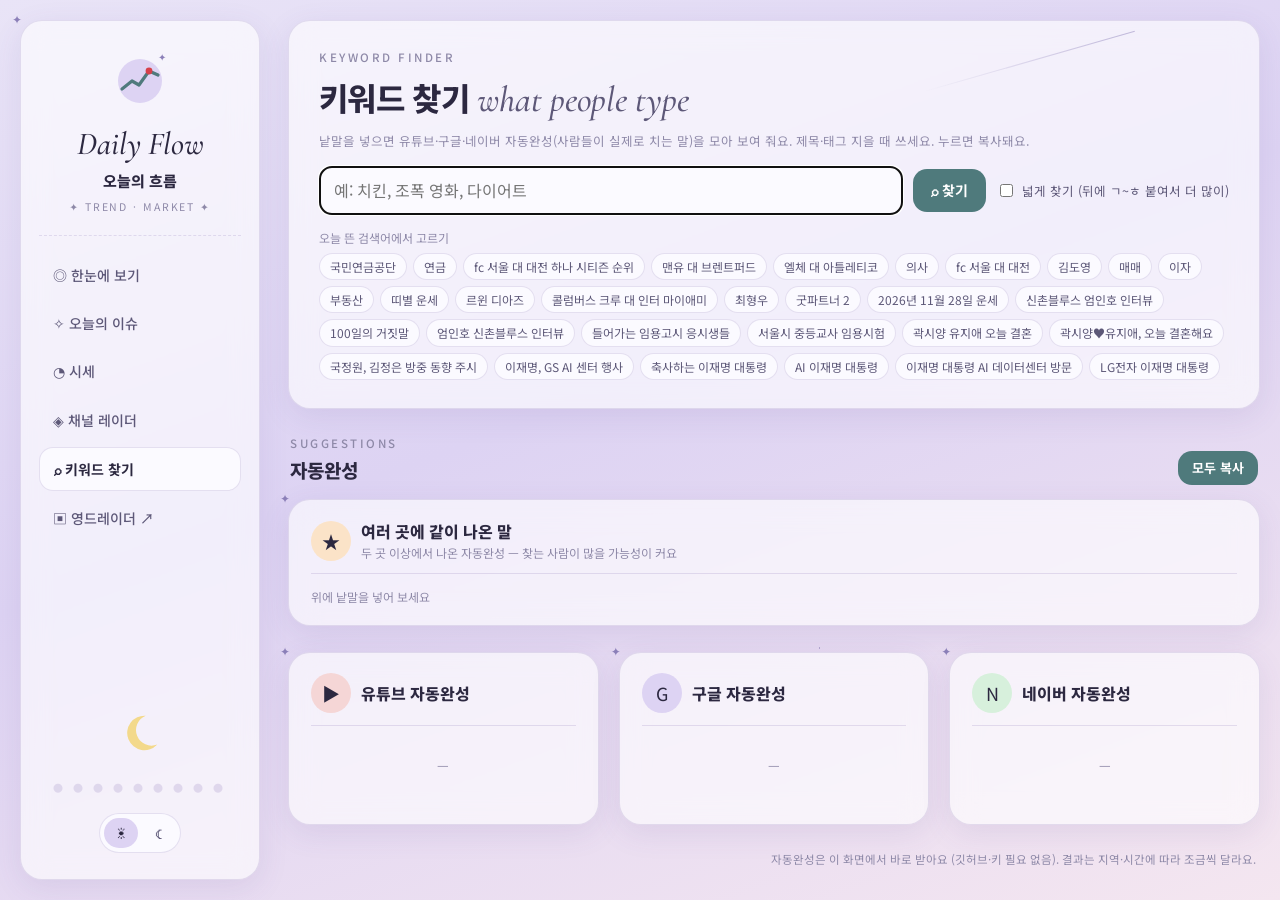
<file: keyword.html>
<!doctype html>
<html lang="ko">
<head>
<meta charset="utf-8">
<meta name="viewport" content="width=device-width, initial-scale=1">
<title>키워드 찾기</title>
<link rel="preconnect" href="https://fonts.googleapis.com">
<link rel="preconnect" href="https://fonts.gstatic.com" crossorigin>
<link href="https://fonts.googleapis.com/css2?family=Cormorant+Garamond:ital,wght@0,500;0,600;1,500&family=Noto+Sans+KR:wght@400;500;700;800&display=swap" rel="stylesheet">
<link rel="stylesheet" href="style.css">
<style>
.ask{display:flex;flex-wrap:wrap;gap:10px;align-items:center;margin-top:16px}
.ask .search{font-size:16px;padding:12px 14px;flex:1 1 260px}
.ask .btn{margin-left:0}
.ask label{font-size:12.5px;color:var(--ink2);display:inline-flex;gap:6px;align-items:center;cursor:pointer}
.pick{margin-top:14px}
.pick .mini{display:block;margin-bottom:6px}
.grid3{display:grid;grid-template-columns:repeat(3,minmax(0,1fr));gap:20px}
.sg{display:flex;align-items:center;gap:8px;padding:8px 0;border-bottom:1px solid var(--line)}
.sg:last-child{border-bottom:0}
.sg .w{flex:1;min-width:0;text-align:left;border:0;background:transparent;font:inherit;font-size:14px;color:var(--ink);cursor:pointer;padding:0}
.sg .w:hover b{text-decoration:underline}
.sg .w .q{color:var(--ink3)}
.sg .w b{font-weight:800}
.sg .dot{width:7px;height:7px;border-radius:50%;background:var(--up);flex-shrink:0}
.sg .dot.no{background:transparent}
.sg a{font-size:11.5px;color:var(--ink3);white-space:nowrap}
.sg a:hover{color:var(--ink)}
.both .chip b{color:var(--up);margin-left:4px}
.toast{position:fixed;left:50%;bottom:24px;transform:translateX(-50%);background:var(--ink);color:var(--card-solid);padding:10px 18px;border-radius:12px;font-weight:700;opacity:0;transition:opacity .2s;pointer-events:none;z-index:9}
.toast.on{opacity:1}
@media (max-width:1100px){ .grid3{grid-template-columns:1fr} }
</style>
</head>
<body>
<div class="wrap">
  <aside class="card side sparkle">
    <div class="logo">
      <svg viewBox="0 0 64 64" aria-hidden="true">
        <circle cx="32" cy="34" r="22" fill="var(--sky2)"/>
        <polyline points="14,42 24,34 31,38 41,24 50,28" fill="none" stroke="var(--accent)" stroke-width="3.2" stroke-linecap="round" stroke-linejoin="round"/>
        <circle cx="41" cy="24" r="3.4" fill="var(--up)"/>
        <text x="50" y="14" font-size="10" fill="var(--star)">✦</text>
      </svg>
      <div>
        <div class="brand">Daily Flow</div>
        <div class="brand-ko">오늘의 흐름</div>
        <div class="brand-sub">✦ TREND · MARKET ✦</div>
      </div>
    </div>
    <nav class="nav">
      <a href="index.html">◎ 한눈에 보기</a>
      <a href="index.html#trend">✧ 오늘의 이슈</a>
      <a href="index.html#market">◔ 시세</a>
      <a href="radar.html">◈ 채널 레이더</a>
      <a href="keyword.html" class="on">⌕ 키워드 찾기</a>
      <a href="https://charismaang-cyber.github.io/yd-radar/">▣ 영드레이더 ↗</a>
    </nav>
    <div class="side-foot">
      <svg class="moon" viewBox="0 0 48 48" aria-hidden="true"><path d="M30 6a18 18 0 1 0 12 30A16 16 0 0 1 30 6z" fill="#f3d98b"/></svg>
      <div class="dots">● ● ● ● ● ● ● ● ●</div>
      <div class="theme" role="group" aria-label="화면 밝기">
        <button data-t="light" title="밝게">☀</button>
        <button data-t="dark" title="어둡게">☾</button>
      </div>
    </div>
  </aside>

  <main class="main" id="top">
    <section class="card hero sparkle" style="display:block">
      <div class="trail"></div>
      <div class="eyebrow">KEYWORD FINDER</div>
      <h1>키워드 찾기<em>what people type</em></h1>
      <div class="note">낱말을 넣으면 유튜브·구글·네이버 자동완성(사람들이 실제로 치는 말)을 모아 보여 줘요. 제목·태그 지을 때 쓰세요. 누르면 복사돼요.</div>
      <form class="ask" id="ask">
        <input class="search" id="q" type="search" placeholder="예: 치킨, 조폭 영화, 다이어트" autocomplete="off" aria-label="찾을 낱말">
        <button class="btn" type="submit">⌕ 찾기</button>
        <label><input type="checkbox" id="wide"> 넓게 찾기 (뒤에 ㄱ~ㅎ 붙여서 더 많이)</label>
      </form>
      <div class="pick" id="recentBox"><span class="mini">최근 찾은 말</span><div class="chips" id="recent"></div></div>
      <div class="pick" id="todayBox"><span class="mini">오늘 뜬 검색어에서 고르기</span><div class="chips" id="today"></div></div>
    </section>

    <div class="sec-h">
      <div><span class="eyebrow">SUGGESTIONS</span><h2 id="resH">자동완성<em id="resCnt"></em></h2></div>
      <button class="btn" id="copyAll" style="padding:8px 14px;font-size:13px">모두 복사</button>
    </div>
    <section class="card panel sparkle both">
      <div class="panel-h"><div class="ic" style="background:#fbe3c8">★</div>
        <div><h3>여러 곳에 같이 나온 말</h3><div class="sub">두 곳 이상에서 나온 자동완성 — 찾는 사람이 많을 가능성이 커요</div></div></div>
      <div class="chips" id="both" style="padding-top:14px"></div>
    </section>
    <section class="grid3" id="cols"></section>
    <div class="foot">자동완성은 이 화면에서 바로 받아요 (깃허브·키 필요 없음). 결과는 지역·시간에 따라 조금씩 달라요.</div>
  </main>
</div>
<div class="toast" id="toast"></div>

<script>
// 밝기
const root = document.documentElement;
function setTheme(t){ root.dataset.theme = t; try{localStorage.setItem("theme",t)}catch(e){}
  document.querySelectorAll(".theme button").forEach(b=>b.classList.toggle("on",b.dataset.t===t)); }
let saved = null; try{saved = localStorage.getItem("theme")}catch(e){}
setTheme(saved || (matchMedia("(prefers-color-scheme: dark)").matches ? "dark" : "light"));
document.querySelectorAll(".theme button").forEach(b=>b.onclick=()=>setTheme(b.dataset.t));

const esc = s => String(s ?? "").replace(/[&<>"']/g, c => ({"&":"&amp;","<":"&lt;",">":"&gt;",'"':"&quot;","'":"&#39;"}[c]));
const enc = encodeURIComponent;
// 자동완성 받는 곳 (모두 JSONP — 파일로 열어도, 깃허브 페이지에서도 됨)
const SRC = [
  {id:"yt", label:"유튜브", ic:"▶", bg:"#f5d6d6", cb:"callback",
   url:q=>`https://suggestqueries.google.com/complete/search?client=youtube&ds=yt&hl=ko&gl=kr&oe=utf-8&q=${enc(q)}`,
   parse:d=>(d[1]||[]).map(x=>x[0]), open:w=>`https://www.youtube.com/results?search_query=${enc(w)}`, openL:"유튜브"},
  {id:"gg", label:"구글", ic:"G", bg:"var(--sky2)", cb:"callback",
   url:q=>`https://suggestqueries.google.com/complete/search?client=youtube&hl=ko&gl=kr&oe=utf-8&q=${enc(q)}`,
   parse:d=>(d[1]||[]).map(x=>x[0]), open:w=>`https://www.google.com/search?q=${enc(w)}`, openL:"구글"},
  {id:"nv", label:"네이버", ic:"N", bg:"#d7f0dc", cb:"_callback",
   url:q=>`https://ac.search.naver.com/nx/ac?q=${enc(q)}&con=1&frm=nv&ans=2&r_format=json&r_enc=UTF-8&r_unicode=0&t_koreng=1&run=2&rev=4&q_enc=UTF-8&st=100`,
   parse:d=>((d.items||[])[0]||[]).map(x=>x[0]), open:w=>`https://search.naver.com/search.naver?query=${enc(w)}`, openL:"네이버"},
];
const WIDE = ["ㄱ","ㄴ","ㄷ","ㄹ","ㅁ","ㅂ","ㅅ","ㅇ","ㅈ","ㅊ","ㅋ","ㅌ","ㅍ","ㅎ"];

let jpN = 0;
function jsonp(url, cbParam){
  return new Promise((ok, no)=>{
    const name = "__ac" + (++jpN), s = document.createElement("script");
    const done = ()=>{ clearTimeout(t); delete window[name]; s.remove(); };
    const t = setTimeout(()=>{ done(); no(new Error("timeout")); }, 8000);
    window[name] = d=>{ done(); ok(d); };
    s.onerror = ()=>{ done(); no(new Error("load")); };
    s.src = url + "&" + cbParam + "=" + name;
    document.head.appendChild(s);
  });
}

const norm = w => w.replace(/\s+/g,"").toLowerCase();
const blank = () => Object.fromEntries(SRC.map(s=>[s.id, {words:[], err:0, wait:0}]));
let RES = blank(), Q = "", runId = 0;

async function search(q){
  q = q.trim(); if(!q) return;
  Q = q; document.getElementById("q").value = q;
  remember(q);
  try{ history.replaceState(null, "", "?q=" + enc(q)); }catch(e){}
  const my = ++runId, wide = document.getElementById("wide").checked;
  const qs = [q, ...(wide ? WIDE.map(c=>q+" "+c) : [])];
  RES = blank(); SRC.forEach(s=>RES[s.id].wait = qs.length);
  draw();
  SRC.forEach(s=>qs.forEach(async qq=>{
    let words = [];
    try{ words = s.parse(await jsonp(s.url(qq), s.cb)); }catch(e){ RES[s.id].err++; }
    if(my !== runId) return;  // 그사이 다른 말을 찾음
    const r = RES[s.id], seen = new Set(r.words.map(norm));
    words.forEach(w=>{ w = w.trim(); if(w && !seen.has(norm(w))){ seen.add(norm(w)); r.words.push(w); } });
    r.wait--; draw();
  }));
}

function highlight(w){
  return w.toLowerCase().startsWith(Q.toLowerCase())
    ? `<span class="q">${esc(w.slice(0,Q.length))}</span><b>${esc(w.slice(Q.length))}</b>` : `<b>${esc(w)}</b>`;
}
function draw(){
  // 몇 곳에 나왔나 (띄어쓰기·대소문자 무시)
  const where = {};
  SRC.forEach(s=>RES[s.id].words.forEach(w=>{ (where[norm(w)] ||= {w, n:0}).n++; }));
  const self = norm(Q);
  const both = Object.entries(where).filter(([k,v])=>v.n>=2 && k!==self).sort((a,b)=>b[1].n-a[1].n);
  document.getElementById("both").innerHTML = both.length
    ? both.map(([k,v])=>`<button class="chip" data-w="${esc(v.w)}">${esc(v.w)}<b>${v.n}</b></button>`).join("")
    : `<span class="mini">${Q ? (SRC.some(s=>RES[s.id].wait) ? "모으는 중…" : "겹친 말이 없어요") : "위에 낱말을 넣어 보세요"}</span>`;
  const total = Object.keys(where).length;
  document.getElementById("resCnt").textContent = total || "";
  document.getElementById("resH").firstChild.textContent = Q ? `«${Q}» 자동완성` : "자동완성";
  document.getElementById("cols").innerHTML = SRC.map(s=>{
    const r = RES[s.id];
    const rows = r.words.map(w=>`<div class="sg"><span class="dot${where[norm(w)].n>=2?"":" no"}"></span>
      <button class="w" data-w="${esc(w)}" title="눌러서 복사">${highlight(w)}</button>
      <a href="${esc(s.open(w))}" target="_blank" rel="noopener">${s.openL} ↗</a></div>`).join("");
    const state = r.wait ? "받는 중…" : r.words.length ? `${r.words.length}개` : "";
    return `<div class="card panel sparkle"><div class="panel-h"><div class="ic" style="background:${s.bg}">${s.ic}</div>
      <div><h3>${s.label} 자동완성</h3><div class="sub">${state}${r.err && !r.wait && !r.words.length ? " 못 받았어요 (잠시 뒤 다시)" : ""}</div></div></div>
      ${rows || `<div class="empty">${Q ? (r.wait ? "받는 중…" : "나온 말이 없어요") : "—"}</div>`}</div>`;
  }).join("");
  document.querySelectorAll("#cols .w, #both .chip").forEach(b=>b.onclick=()=>copy(b.dataset.w));
}

function toast(msg){ const t = document.getElementById("toast"); t.textContent = msg; t.classList.add("on");
  clearTimeout(toast.t); toast.t = setTimeout(()=>t.classList.remove("on"), 1400); }
async function copy(text){
  try{ await navigator.clipboard.writeText(text); }
  catch(e){ const a = document.createElement("textarea"); a.value = text; document.body.appendChild(a); a.select();
    try{ document.execCommand("copy"); }catch(_){} a.remove(); }
  toast(text.length > 40 ? "복사했어요" : `«${text}» 복사했어요`);
}
document.getElementById("copyAll").onclick = ()=>{
  const all = [...new Set(SRC.flatMap(s=>RES[s.id].words))];
  all.length ? copy(all.join(", ")) : toast("먼저 낱말을 찾아 주세요");
};

// 최근 찾은 말 (이 브라우저에만)
function recent(){ try{ return JSON.parse(localStorage.getItem("kw_recent")||"[]"); }catch(e){ return []; } }
function remember(q){ const r = [q, ...recent().filter(x=>x!==q)].slice(0,12);
  try{ localStorage.setItem("kw_recent", JSON.stringify(r)); }catch(e){} drawRecent(); }
function drawRecent(){ const r = recent();
  document.getElementById("recentBox").style.display = r.length ? "" : "none";
  document.getElementById("recent").innerHTML = r.map(w=>`<button class="chip" data-w="${esc(w)}">${esc(w)}</button>`).join("");
  document.querySelectorAll("#recent .chip").forEach(b=>b.onclick=()=>search(b.dataset.w)); }

// 오늘 뜬 검색어 (대시보드 자료 data.js 에서)
function drawToday(){
  const D = window.DASH_DATA || {}, words = [];
  Object.values((D.trend_day||{}).KR||{}).sort((a,b)=>(b.tn||0)-(a.tn||0)).slice(0,15).forEach(t=>words.push(t.title));
  Object.values((D.issues||{}).nate_day||{}).sort((a,b)=>a.best-b.best).slice(0,15).forEach(k=>words.push(k.kw));
  const uniq = [...new Set(words)];
  document.getElementById("todayBox").style.display = uniq.length ? "" : "none";
  document.getElementById("today").innerHTML = uniq.map(w=>`<button class="chip" data-w="${esc(w)}">${esc(w)}</button>`).join("");
  document.querySelectorAll("#today .chip").forEach(b=>b.onclick=()=>search(b.dataset.w));
}
const ds = document.createElement("script");
ds.src = "data.js?" + Date.now(); ds.onload = drawToday; ds.onerror = drawToday;
document.head.appendChild(ds);

document.getElementById("ask").onsubmit = e=>{ e.preventDefault(); search(document.getElementById("q").value); };
document.getElementById("wide").onchange = ()=>{ if(Q) search(Q); };
drawRecent(); draw();
const first = new URLSearchParams(location.search).get("q");
if(first) search(first); else document.getElementById("q").focus();
</script>
</body>
</html>
</file>
<file: style.css>
:root{
  --sky1:#e9e4f7; --sky2:#ddd3f3; --sky3:#f4e6f0;
  --card:rgba(255,255,255,.62); --card-solid:#fbfaff; --line:rgba(120,100,170,.18);
  --ink:#2c2840; --ink2:#5d5878; --ink3:#8e89a8; --accent:#4f7a7c; --accent-ink:#fff;
  --star:#8b7fb8; --up:#d6404a; --down:#2f6fd6; --flat:#8e89a8;
  --chip:#eef0e6; --chip-ink:#4c6b3d; --shadow:0 8px 30px rgba(90,70,150,.10);
}
@media (prefers-color-scheme: dark){
  :root:not([data-theme="light"]){
    --sky1:#1a1830; --sky2:#221d3d; --sky3:#2a1f35;
    --card:rgba(40,36,64,.66); --card-solid:#26223d; --line:rgba(190,175,240,.16);
    --ink:#ece9fb; --ink2:#b9b3d6; --ink3:#8a84a8; --accent:#7fb3b2; --accent-ink:#13202a;
    --star:#b8acec; --up:#ff6b73; --down:#6aa2ff; --flat:#8a84a8;
    --chip:#2f3a2c; --chip-ink:#b7d8a0; --shadow:0 8px 30px rgba(0,0,0,.35);
  }
}
:root[data-theme="dark"]{
  --sky1:#1a1830; --sky2:#221d3d; --sky3:#2a1f35;
  --card:rgba(40,36,64,.66); --card-solid:#26223d; --line:rgba(190,175,240,.16);
  --ink:#ece9fb; --ink2:#b9b3d6; --ink3:#8a84a8; --accent:#7fb3b2; --accent-ink:#13202a;
  --star:#b8acec; --up:#ff6b73; --down:#6aa2ff; --flat:#8a84a8;
  --chip:#2f3a2c; --chip-ink:#b7d8a0; --shadow:0 8px 30px rgba(0,0,0,.35);
}
*{box-sizing:border-box}
html,body{margin:0}
body{
  font-family:"Noto Sans KR",system-ui,sans-serif; color:var(--ink);
  background:linear-gradient(160deg,var(--sky1) 0%,var(--sky2) 45%,var(--sky3) 100%) fixed;
  background-color:var(--sky1); min-height:100vh; font-size:14px; line-height:1.45;
}
body::before{ /* 작은 별 */
  content:""; position:fixed; inset:0; pointer-events:none; opacity:.55;
  background-image:
    radial-gradient(1.4px 1.4px at 12% 18%,var(--star) 50%,transparent 51%),
    radial-gradient(1.2px 1.2px at 78% 9%,var(--star) 50%,transparent 51%),
    radial-gradient(1.6px 1.6px at 64% 72%,var(--star) 50%,transparent 51%),
    radial-gradient(1.2px 1.2px at 32% 88%,var(--star) 50%,transparent 51%),
    radial-gradient(1.3px 1.3px at 90% 46%,var(--star) 50%,transparent 51%),
    radial-gradient(1.1px 1.1px at 46% 34%,var(--star) 50%,transparent 51%);
}
a{color:inherit;text-decoration:none}
.wrap{display:grid;grid-template-columns:240px 1fr;gap:28px;max-width:1500px;margin:0 auto;padding:20px}
.card{background:var(--card);backdrop-filter:blur(14px);-webkit-backdrop-filter:blur(14px);
  border:1px solid var(--line);border-radius:22px;box-shadow:var(--shadow);position:relative}
.card.sparkle::before{content:"✦";position:absolute;top:-11px;left:-9px;color:var(--star);font-size:12px}

/* 왼쪽 */
.side{position:sticky;top:20px;height:calc(100vh - 40px);padding:26px 18px;display:flex;flex-direction:column}
.logo{text-align:center;padding-bottom:20px;border-bottom:1px dashed var(--line)}
.logo svg{width:64px;height:64px}
.brand{font-family:"Cormorant Garamond",serif;font-style:italic;font-size:32px;font-weight:500;margin:6px 0 0}
.brand-ko{font-weight:800;font-size:15px;margin-top:2px}
.brand-sub{font-size:10.5px;letter-spacing:.18em;color:var(--ink3);margin-top:8px}
.nav{margin-top:18px;display:flex;flex-direction:column;gap:6px}
.nav a{display:flex;align-items:center;gap:10px;padding:11px 14px;border-radius:14px;color:var(--ink2);font-weight:500}
.nav a:hover{background:rgba(127,110,190,.10)}
.nav a.on{background:var(--card-solid);border:1px solid var(--line);color:var(--ink);font-weight:700}
.nav .cnt{margin-left:auto;font-size:12px;color:var(--accent);font-weight:700}
.side-foot{margin-top:auto;text-align:center}
.moon{width:46px;height:46px;margin:0 auto 10px}
.upd{font-size:12px;color:var(--ink2)}
.upd b{font-family:"Cormorant Garamond",serif;font-size:19px;color:var(--ink);font-weight:600}
.dots{letter-spacing:4px;color:var(--line);margin:10px 0;font-size:10px}
.theme{display:inline-flex;gap:4px;padding:4px;border-radius:999px;border:1px solid var(--line);background:var(--card-solid);margin-top:8px}
.theme button{border:0;background:transparent;width:34px;height:30px;border-radius:999px;cursor:pointer;color:var(--ink2);font-size:15px}
.theme button.on{background:var(--sky2);color:var(--ink)}

/* 오른쪽 */
.main{display:flex;flex-direction:column;gap:26px;min-width:0}
.hero{padding:28px 30px;display:flex;gap:20px;align-items:flex-start;overflow:hidden}
.eyebrow{font-size:11.5px;letter-spacing:.22em;color:var(--ink3);font-weight:500}
.hero h1{margin:8px 0 6px;font-size:32px;font-weight:800;letter-spacing:-.02em}
.hero h1 em{font-family:"Cormorant Garamond",serif;font-weight:500;font-size:36px;color:var(--ink2);margin-left:8px;letter-spacing:0}
.hero .sum{font-weight:700;font-size:15px}
.hero .note{font-size:12.5px;color:var(--ink3);margin-top:4px}
.hero .trail{position:absolute;right:120px;top:40px;width:220px;height:1px;background:linear-gradient(90deg,transparent,var(--star));transform:rotate(-16deg);opacity:.5}
.btn{margin-left:auto;border:0;cursor:pointer;background:var(--accent);color:var(--accent-ink);font:inherit;font-weight:700;
  padding:11px 18px;border-radius:14px;display:inline-flex;gap:8px;align-items:center;white-space:nowrap;flex-shrink:0}
.btn:disabled{opacity:.6;cursor:wait}
.hero .stale{color:var(--up);font-weight:700}
.hero .stale:empty{display:none}
.up{color:var(--up)} .down{color:var(--down)} .flat{color:var(--flat)}

.tiles{display:grid;grid-template-columns:repeat(6,minmax(0,1fr));gap:16px}
.tile{padding:16px 16px 12px}
.tile .nm{font-size:12.5px;color:var(--ink2);font-weight:500}
.tile .px{font-size:21px;font-weight:800;margin-top:4px;font-variant-numeric:tabular-nums;letter-spacing:-.01em}
.tile .ch{font-size:12.5px;font-weight:700;font-variant-numeric:tabular-nums}
.tile svg{display:block;width:100%;height:34px;margin-top:8px}

.sec-h{display:flex;align-items:flex-end;gap:12px;margin:0 2px -12px}
.sec-h .eyebrow{display:block}
.sec-h h2{margin:4px 0 0;font-size:19px;font-weight:800}
.sec-h h2 em{font-family:"Cormorant Garamond",serif;font-style:normal;font-weight:600;color:var(--ink3);margin-left:6px}
.sec-h .at{margin-left:auto;font-size:12px;color:var(--ink3)}

.grid2{display:grid;grid-template-columns:minmax(0,1.15fr) minmax(0,1fr);gap:20px}
.panel{padding:20px 22px}
.panel-h{display:flex;align-items:center;gap:10px;padding-bottom:12px;border-bottom:1px solid var(--line)}
.panel-h .ic{width:40px;height:40px;border-radius:50%;display:grid;place-items:center;font-size:18px;flex-shrink:0}
.panel-h h3{margin:0;font-size:16px;font-weight:800}
.panel-h .sub{font-size:12px;color:var(--ink3)}
.badge{font-size:10.5px;font-weight:700;background:var(--chip);color:var(--chip-ink);padding:2px 8px;border-radius:999px;margin-left:6px}
.tabs{margin-left:auto;display:flex;gap:4px;padding:3px;border-radius:12px;background:var(--card-solid);border:1px solid var(--line)}
.tabs button{border:0;background:transparent;font:inherit;font-size:12.5px;padding:5px 12px;border-radius:9px;cursor:pointer;color:var(--ink2)}
.tabs button.on{background:var(--sky2);color:var(--ink);font-weight:700}

.tr{display:flex;gap:12px;padding:12px 0;border-bottom:1px solid var(--line);align-items:flex-start}
.tr:last-child{border-bottom:0}
.rank{font-family:"Cormorant Garamond",serif;font-size:22px;font-weight:600;width:26px;text-align:center;color:var(--ink3);line-height:1.1;flex-shrink:0}
.tr:nth-child(-n+3) .rank{color:var(--up)}
.tr img{width:54px;height:54px;border-radius:12px;object-fit:cover;flex-shrink:0;background:var(--line)}
.tr .kw{font-weight:800;font-size:15px}
.tr .kw small{font-weight:500;color:var(--ink3);font-size:11.5px;margin-left:6px}
.tr .news{font-size:12.5px;color:var(--ink2);margin-top:3px;display:-webkit-box;-webkit-line-clamp:2;-webkit-box-orient:vertical;overflow:hidden}
.tr .news a:hover{text-decoration:underline}
.tr .src{font-size:11px;color:var(--ink3);margin-top:2px}
.traffic{margin-left:auto;font-size:12px;font-weight:700;color:var(--accent);white-space:nowrap;padding-left:8px}

.yt{display:flex;gap:12px;padding:10px 0;border-bottom:1px solid var(--line);align-items:center}
.yt:last-child{border-bottom:0}
.yt img{width:112px;height:63px;border-radius:10px;object-fit:cover;flex-shrink:0;background:var(--line)}
.yt .t{font-weight:700;font-size:13.5px;display:-webkit-box;-webkit-line-clamp:2;-webkit-box-orient:vertical;overflow:hidden}
.yt .m{font-size:12px;color:var(--ink3);margin-top:3px}
.yt .m b{color:var(--accent);font-weight:700;margin-left:6px}
.empty{padding:28px 6px;text-align:center;color:var(--ink3);font-size:13px;line-height:1.7}
.empty code{background:var(--card-solid);border:1px solid var(--line);padding:1px 6px;border-radius:6px;color:var(--ink2)}
.scroll{max-height:820px;overflow-y:auto;padding-right:4px}

.mk{display:grid;grid-template-columns:repeat(auto-fill,minmax(330px,1fr));gap:20px}
.row{display:grid;grid-template-columns:1fr auto 78px;gap:12px;align-items:center;padding:11px 0;border-bottom:1px solid var(--line)}
.row:last-child{border-bottom:0}
.row .nm{font-weight:700;font-size:14px}
.row .tk{font-size:11px;color:var(--ink3);margin-top:1px}
.row .px{text-align:right;font-weight:800;font-variant-numeric:tabular-nums}
.row .ch{text-align:right;font-size:12px;font-weight:700;font-variant-numeric:tabular-nums}
.row svg{width:78px;height:30px;display:block}
.foot{font-size:11.5px;color:var(--ink3);text-align:right;padding:0 4px 10px}
.err{font-size:12px;color:var(--up);margin-top:8px}
.err:empty{display:none}

/* 칸 안 고르개 (이슈·레이더·키워드가 같이 씀) */
.bar{display:flex;flex-wrap:wrap;gap:10px;align-items:center;padding:14px 0 12px;border-bottom:1px solid var(--line)}
.seg{display:inline-flex;flex-wrap:wrap;gap:3px;padding:3px;border-radius:12px;background:var(--card-solid);border:1px solid var(--line)}
.seg button{border:0;background:transparent;font:inherit;font-size:12.5px;padding:5px 12px;border-radius:9px;cursor:pointer;color:var(--ink2);white-space:nowrap}
.seg button.on{background:var(--sky2);color:var(--ink);font-weight:700}
.seg button small{color:var(--ink3);font-size:11px;margin-left:3px;font-weight:500}
.sel,.search{font:inherit;font-size:12.5px;color:var(--ink);background:var(--card-solid);border:1px solid var(--line);border-radius:12px;padding:7px 10px}
.search{min-width:0;flex:1 1 160px}
.chip{border:1px solid var(--line);background:var(--card-solid);color:var(--ink2);font:inherit;font-size:12px;padding:4px 10px;border-radius:999px;cursor:pointer;white-space:nowrap}
.chip.on{background:var(--ink);color:var(--card-solid);border-color:var(--ink);font-weight:700}
.chips{display:flex;flex-wrap:wrap;gap:6px}
.mini{font-size:12px;color:var(--ink3)}
a.mini:hover{text-decoration:underline}

/* 이슈 칸 */
.tr .kw a:hover{text-decoration:underline}
.tr .key{margin-left:6px;font-size:12px;opacity:.5}
.tr .key:hover{opacity:1}
.nowb{font-size:10.5px;font-weight:700;background:var(--up);color:#fff;padding:1px 7px;border-radius:999px;margin-left:6px;vertical-align:2px}
.mv{font-size:11.5px;font-weight:700;margin-left:6px;white-space:nowrap}
.mv.up{color:var(--up)} .mv.down{color:var(--down)} .mv.new{color:var(--accent)}
.yt .th{position:relative;flex-shrink:0;line-height:0}
.yt .du{position:absolute;right:4px;bottom:4px;background:rgba(0,0,0,.75);color:#fff;font-size:10.5px;font-weight:700;padding:1px 5px;border-radius:5px;line-height:1.4}
.yt .m .sp{color:var(--up);font-weight:700;margin-left:6px}
.ln{display:flex;gap:12px;padding:10px 0;border-bottom:1px solid var(--line);align-items:flex-start}
.ln:last-child{border-bottom:0}
.ln:nth-child(-n+3) .rank{color:var(--up)}
.ln .t{font-weight:700;font-size:14px}
.ln .t a:hover{text-decoration:underline}
.ln .m{font-size:12px;color:var(--ink3);margin-top:2px}
.press{padding:10px 0;border-bottom:1px solid var(--line)}
.press:last-child{border-bottom:0}
.press h4{margin:0 0 4px;font-size:12.5px;color:var(--accent);font-weight:800}
.press a{display:flex;gap:6px;font-size:13.5px;padding:2px 0}
.press a:first-of-type{font-weight:700}
.press a:hover span{text-decoration:underline}
.press a b{color:var(--ink3);width:14px;flex-shrink:0;font-weight:600}
.press a i{font-style:normal;color:var(--ink3);font-size:11.5px;margin-left:auto;white-space:nowrap;padding-left:8px;font-weight:400}

@media (max-width:1250px){ .tiles{grid-template-columns:repeat(3,minmax(0,1fr))} .grid2{grid-template-columns:minmax(0,1fr)} }
@media (max-width:900px){
  .wrap{grid-template-columns:minmax(0,1fr);padding:16px;gap:20px}
  .side{position:static;height:auto;flex-direction:row;flex-wrap:wrap;align-items:center;gap:12px;padding:14px 16px}
  .logo{border:0;padding:0;display:flex;align-items:center;gap:10px;text-align:left}
  .logo svg{width:40px;height:40px} .brand{font-size:24px;margin:0} .brand-sub,.nav,.moon,.dots,.upd{display:none}
  .side-foot{margin:0 0 0 auto}
  .theme{margin:0}
  .hero{padding:22px 20px;flex-direction:column} .hero h1{font-size:26px} .hero h1 em{font-size:28px;display:block;margin:0}
  .btn{margin-left:0}
  .tiles{grid-template-columns:repeat(2,minmax(0,1fr));gap:12px}
  .mk{grid-template-columns:1fr}
  .panel{padding:16px}
  .yt img{width:96px;height:54px}
}
</file>
